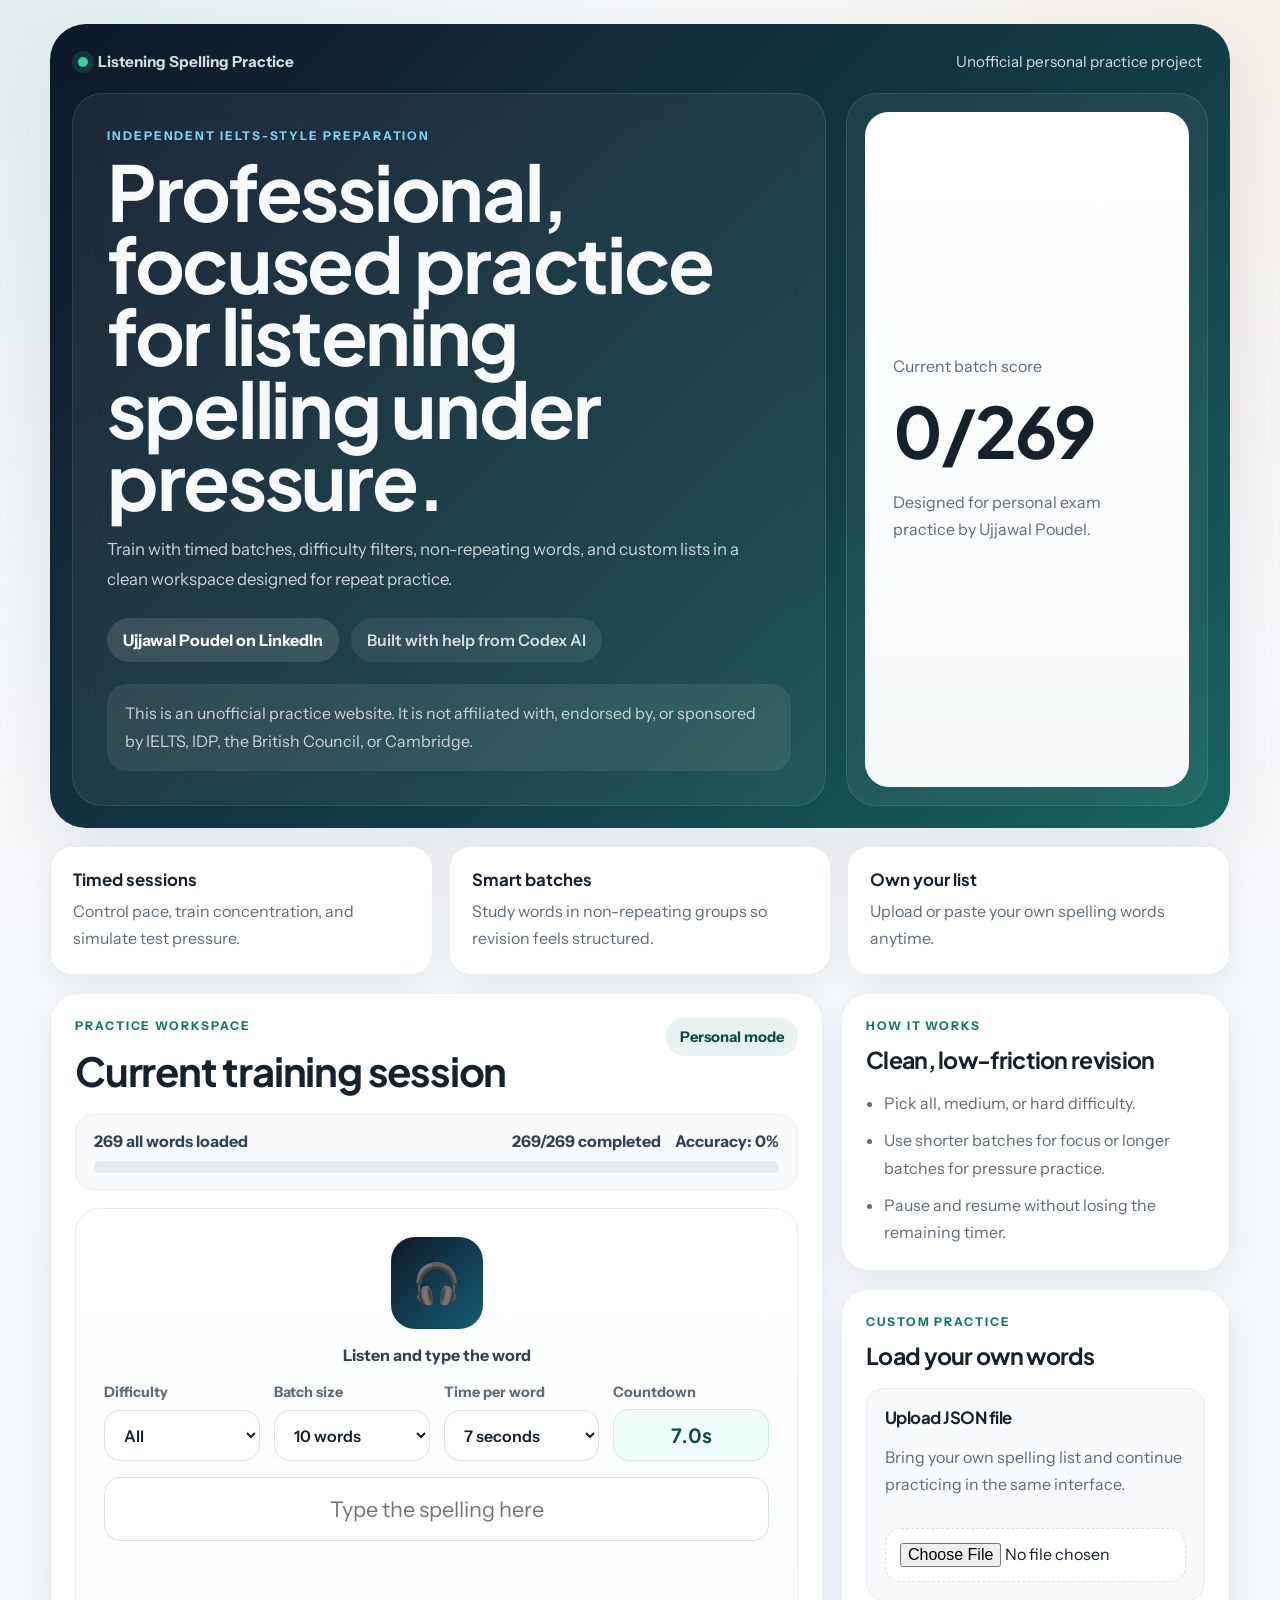
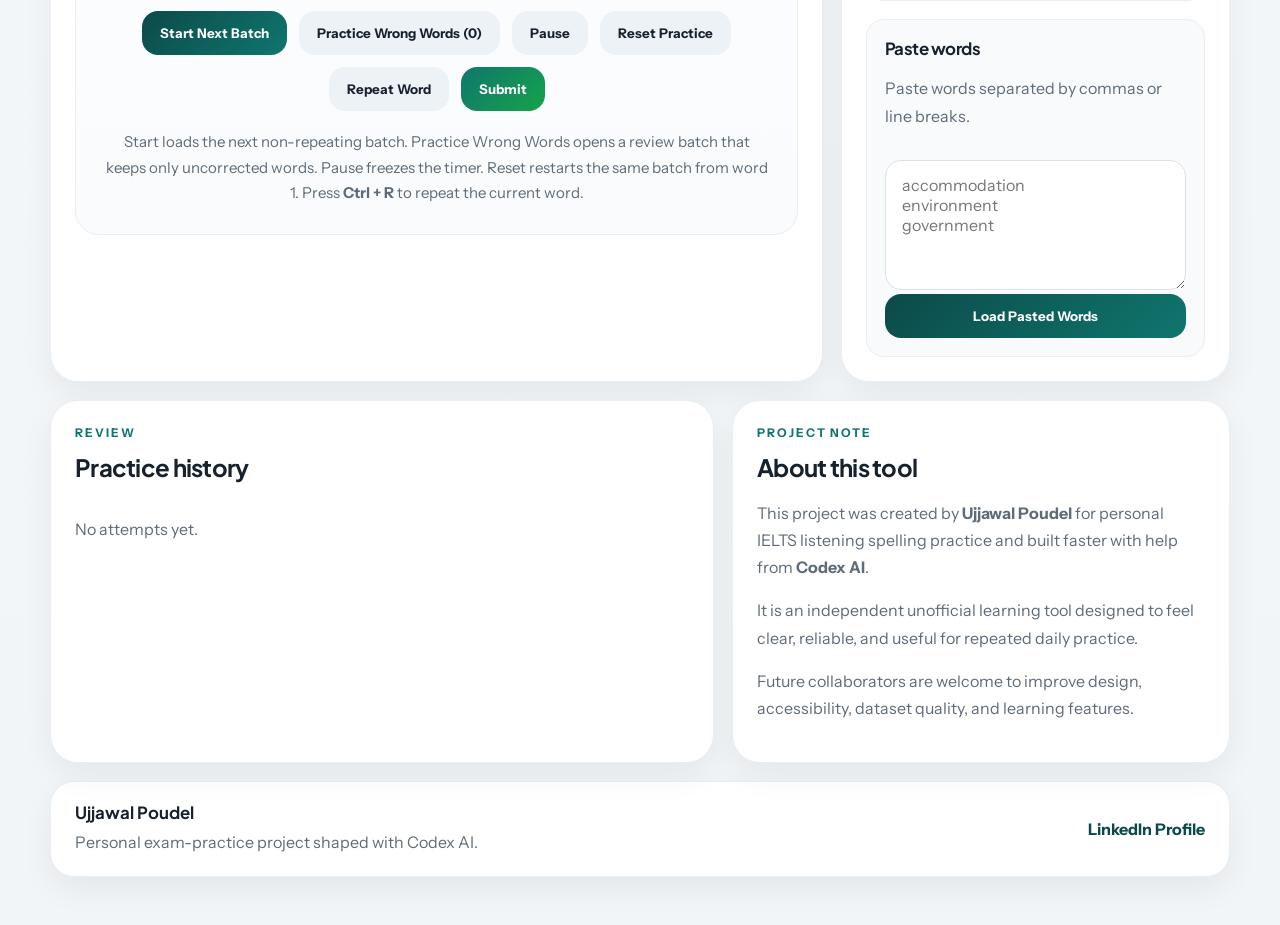
<file: index.html>
<!DOCTYPE html>
<html lang="en">
  <head>
    <meta charset="UTF-8" />
    <meta name="viewport" content="width=device-width, initial-scale=1.0" />
    <title>IELTS Listening Spelling Practice (Unofficial) | Timed Word Trainer</title>
    <meta
      name="description"
      content="Unofficial IELTS listening spelling practice website with timed word batches, medium and hard words, non-repeating practice, pause and reset controls, and custom word lists."
    />
    <meta
      name="robots"
      content="index, follow, max-image-preview:large, max-snippet:-1, max-video-preview:-1"
    />
    <meta
      name="keywords"
      content="IELTS listening spelling practice, IELTS spelling checker, IELTS listening words, IELTS dictation words, hard IELTS listening words, IELTS spelling mistakes, IELTS listening practice website"
    />
    <meta name="author" content="Ujjawal Poudel" />
    <meta name="theme-color" content="#0f766e" />
    <link rel="canonical" href="https://ujjawalpoudel.github.io/ielts-spelling-checker/" />
    <meta property="og:type" content="website" />
    <meta property="og:site_name" content="IELTS Listening Spelling Practice" />
    <meta property="og:title" content="IELTS Listening Spelling Practice (Unofficial) | Timed Word Trainer" />
    <meta
      property="og:description"
      content="Practice IELTS listening spelling with timed batches, difficulty filters, non-repeating words, and custom word lists."
    />
    <meta property="og:url" content="https://ujjawalpoudel.github.io/ielts-spelling-checker/" />
    <meta name="twitter:card" content="summary" />
    <meta name="twitter:title" content="IELTS Listening Spelling Practice (Unofficial)" />
    <meta
      name="twitter:description"
      content="Timed IELTS listening spelling practice with medium and hard words, batch study, and custom lists."
    />
    <link rel="preconnect" href="https://fonts.googleapis.com" />
    <link rel="preconnect" href="https://fonts.gstatic.com" crossorigin />
    <link
      href="https://fonts.googleapis.com/css2?family=Instrument+Sans:wght@400;500;600;700&family=Plus+Jakarta+Sans:wght@500;700;800&display=swap"
      rel="stylesheet"
    />
    <link rel="stylesheet" href="style.css" />
    <script type="application/ld+json">
      {
        "@context": "https://schema.org",
        "@graph": [
          {
            "@type": "WebSite",
            "name": "IELTS Listening Spelling Practice",
            "url": "https://ujjawalpoudel.github.io/ielts-spelling-checker/",
            "description": "Unofficial IELTS listening spelling practice website with timed word batches and custom word lists.",
            "inLanguage": "en",
            "publisher": {
              "@type": "Person",
              "name": "Ujjawal Poudel",
              "url": "https://www.linkedin.com/in/ujjawalpoudel/"
            }
          },
          {
            "@type": "WebPage",
            "name": "IELTS Listening Spelling Practice (Unofficial)",
            "url": "https://ujjawalpoudel.github.io/ielts-spelling-checker/",
            "description": "Practice IELTS listening spelling with timed batches, hard and medium word lists, and non-repeating study mode.",
            "author": {
              "@type": "Person",
              "name": "Ujjawal Poudel",
              "url": "https://www.linkedin.com/in/ujjawalpoudel/"
            }
          }
        ]
      }
    </script>
  </head>
  <body>
    <main class="page">
      <section class="hero-shell">
        <header class="topbar">
          <div class="brand-mark">
            <span class="brand-dot"></span>
            <span class="brand-text">Listening Spelling Practice</span>
          </div>
          <div class="topbar-note">Unofficial personal practice project</div>
        </header>

        <section class="hero-grid">
          <div class="hero-copy">
            <p class="eyebrow">Independent IELTS-style preparation</p>
            <h1>Professional, focused practice for listening spelling under pressure.</h1>
            <p class="hero-text">
              Train with timed batches, difficulty filters, non-repeating words, and custom lists in a clean workspace designed for repeat practice.
            </p>

            <div class="hero-actions">
              <a class="hero-link" href="https://www.linkedin.com/in/ujjawalpoudel/" target="_blank" rel="noreferrer">
                Ujjawal Poudel on LinkedIn
              </a>
              <span class="hero-chip">Built with help from Codex AI</span>
            </div>

            <div class="disclaimer">
              This is an unofficial practice website. It is not affiliated with, endorsed by, or sponsored by IELTS, IDP, the British Council, or Cambridge.
            </div>
          </div>

          <aside class="hero-panel">
            <div class="hero-stat-card">
              <p class="stat-label">Current batch score</p>
              <h2><span id="score">0</span>/<span id="total">0</span></h2>
              <p class="stat-foot">Designed for personal exam practice by Ujjawal Poudel.</p>
            </div>
          </aside>
        </section>
      </section>

      <section class="info-strip">
        <article class="info-card">
          <p class="info-title">Timed sessions</p>
          <p>Control pace, train concentration, and simulate test pressure.</p>
        </article>
        <article class="info-card">
          <p class="info-title">Smart batches</p>
          <p>Study words in non-repeating groups so revision feels structured.</p>
        </article>
        <article class="info-card">
          <p class="info-title">Own your list</p>
          <p>Upload or paste your own spelling words anytime.</p>
        </article>
      </section>

      <section class="main-grid">
        <section class="practice-card">
          <div class="section-head">
            <div>
              <p class="section-kicker">Practice Workspace</p>
              <h2>Current training session</h2>
            </div>
            <div class="session-badge">Personal mode</div>
          </div>

          <div class="progress-card">
            <div class="progress-info">
              <span id="progressText">Ready to start</span>
              <div class="progress-meta">
                <span id="overallProgress">0/0 completed</span>
                <span id="accuracyText">Accuracy: 0%</span>
              </div>
            </div>
            <div class="progress-bar">
              <div id="progressFill"></div>
            </div>
          </div>

          <div class="trainer-card">
            <div id="statusIcon" class="status-icon">🎧</div>
            <label class="question-label" for="answerInput">Listen and type the word</label>

            <div class="control-grid">
              <div class="control-field">
                <label for="difficultySelect">Difficulty</label>
                <select id="difficultySelect">
                  <option value="all" selected>All</option>
                  <option value="easy">Easy</option>
                  <option value="medium">Medium</option>
                  <option value="hard">Hard</option>
                </select>
              </div>

              <div class="control-field">
                <label for="batchSelect">Batch size</label>
                <select id="batchSelect">
                  <option value="5">5 words</option>
                  <option value="10" selected>10 words</option>
                  <option value="20">20 words</option>
                  <option value="30">30 words</option>
                  <option value="40">40 words</option>
                  <option value="50">50 words</option>
                </select>
              </div>

              <div class="control-field">
                <label for="timerSelect">Time per word</label>
                <select id="timerSelect">
                  <option value="5">5 seconds</option>
                  <option value="7" selected>7 seconds</option>
                  <option value="10">10 seconds</option>
                  <option value="15">15 seconds</option>
                </select>
              </div>

              <div class="control-field">
                <span class="timer-label">Countdown</span>
                <div id="timerDisplay" class="timer-display">7.0s</div>
              </div>
            </div>

            <input
              id="answerInput"
              type="text"
              placeholder="Type the spelling here"
              autocomplete="off"
            />

            <div id="feedback" class="feedback" aria-live="polite"></div>

            <div class="button-row">
              <button id="startBtn" class="btn btn-primary">Start Next Batch</button>
              <button id="wrongWordsBtn" class="btn">Practice Wrong Words</button>
              <button id="pauseBtn" class="btn">Pause</button>
              <button id="resetBtn" class="btn">Reset Practice</button>
              <button id="repeatBtn" class="btn">Repeat Word</button>
              <button id="submitBtn" class="btn btn-success">Submit</button>
            </div>

            <p class="helper-text">
              Start loads the next non-repeating batch. Practice Wrong Words opens a review batch that keeps only uncorrected words. Pause freezes the timer. Reset restarts the same batch from word 1. Press <b>Ctrl + R</b> to repeat the current word.
            </p>
          </div>
        </section>

        <aside class="sidebar">
          <section class="side-card">
            <p class="section-kicker">How it works</p>
            <h3>Clean, low-friction revision</h3>
            <ul class="feature-list">
              <li>Pick all, medium, or hard difficulty.</li>
              <li>Use shorter batches for focus or longer batches for pressure practice.</li>
              <li>Pause and resume without losing the remaining timer.</li>
            </ul>
          </section>

          <section class="side-card">
            <p class="section-kicker">Custom practice</p>
            <h3>Load your own words</h3>

            <div class="upload-block">
              <h4>Upload JSON file</h4>
              <p>Bring your own spelling list and continue practicing in the same interface.</p>
              <input id="fileInput" type="file" accept=".json" />
            </div>

            <div class="upload-block">
              <h4>Paste words</h4>
              <p>Paste words separated by commas or line breaks.</p>
              <textarea id="pasteInput" placeholder="accommodation&#10;environment&#10;government"></textarea>
              <button id="loadPasteBtn" class="btn btn-primary btn-block">Load Pasted Words</button>
            </div>
          </section>
        </aside>
      </section>

      <section class="lower-grid">
        <section class="panel-card">
          <div class="section-head">
            <div>
              <p class="section-kicker">Review</p>
              <h3>Practice history</h3>
            </div>
          </div>
          <div id="historyList" class="history-list">
            <p class="empty">No attempts yet.</p>
          </div>
        </section>

        <section class="panel-card">
          <div class="section-head">
            <div>
              <p class="section-kicker">Project note</p>
              <h3>About this tool</h3>
            </div>
          </div>
          <div class="about-copy">
            <p>
              This project was created by <strong>Ujjawal Poudel</strong> for personal IELTS listening spelling practice and built faster with help from <strong>Codex AI</strong>.
            </p>
            <p>
              It is an independent unofficial learning tool designed to feel clear, reliable, and useful for repeated daily practice.
            </p>
            <p>
              Future collaborators are welcome to improve design, accessibility, dataset quality, and learning features.
            </p>
          </div>
        </section>
      </section>

      <footer class="footer">
        <div>
          <p class="footer-name">Ujjawal Poudel</p>
          <p class="footer-text">
            Personal exam-practice project shaped with Codex AI.
          </p>
        </div>
        <a href="https://www.linkedin.com/in/ujjawalpoudel/" target="_blank" rel="noreferrer">
          LinkedIn Profile
        </a>
      </footer>
    </main>

    <script src="app.js"></script>
  </body>
</html>
</file>
<file: style.css>
:root {
  --bg: #f4f6f8;
  --bg-accent: #e8f2f0;
  --surface: #ffffff;
  --surface-soft: #f8fafb;
  --line: #dbe3e8;
  --line-soft: #e9eef2;
  --text: #16212d;
  --muted: #5f6b78;
  --muted-strong: #334155;
  --brand: #0f766e;
  --brand-deep: #0c4a49;
  --accent: #d97706;
  --success: #15803d;
  --danger: #c2410c;
  --shadow-lg: 0 24px 70px rgba(15, 23, 42, 0.08);
  --shadow-md: 0 12px 32px rgba(15, 23, 42, 0.06);
  --radius-xl: 28px;
  --radius-lg: 20px;
  --radius-md: 16px;
}

* {
  box-sizing: border-box;
}

html {
  scroll-behavior: smooth;
}

body {
  margin: 0;
  min-height: 100vh;
  color: var(--text);
  font-family: "Instrument Sans", sans-serif;
  background:
    radial-gradient(circle at top left, rgba(15, 118, 110, 0.08), transparent 28%),
    radial-gradient(circle at top right, rgba(217, 119, 6, 0.08), transparent 24%),
    linear-gradient(180deg, #f7f9fb 0%, #f1f5f7 100%);
}

.page {
  width: min(1180px, calc(100% - 32px));
  margin: 0 auto;
  padding: 24px 0 48px;
}

.hero-shell {
  background: linear-gradient(135deg, #0f172a 0%, #123b46 58%, #17645f 100%);
  border-radius: 36px;
  padding: 22px;
  color: #f8fafc;
  box-shadow: var(--shadow-lg);
}

.topbar {
  display: flex;
  align-items: center;
  justify-content: space-between;
  gap: 16px;
  padding: 6px 6px 22px;
}

.brand-mark {
  display: inline-flex;
  align-items: center;
  gap: 10px;
  font-weight: 700;
}

.brand-dot {
  width: 10px;
  height: 10px;
  border-radius: 50%;
  background: #34d399;
  box-shadow: 0 0 0 6px rgba(52, 211, 153, 0.14);
}

.brand-text,
.topbar-note {
  color: rgba(248, 250, 252, 0.86);
  font-size: 0.95rem;
}

.hero-grid {
  display: grid;
  grid-template-columns: minmax(0, 1.5fr) minmax(280px, 0.72fr);
  gap: 20px;
}

.hero-copy,
.hero-panel {
  background: rgba(255, 255, 255, 0.06);
  border: 1px solid rgba(255, 255, 255, 0.1);
  backdrop-filter: blur(14px);
  border-radius: 30px;
}

.hero-copy {
  padding: 34px;
}

.hero-panel {
  padding: 18px;
}

.eyebrow,
.section-kicker {
  margin: 0 0 12px;
  font-size: 12px;
  letter-spacing: 0.16em;
  text-transform: uppercase;
  font-weight: 700;
}

.eyebrow {
  color: #7dd3fc;
}

h1,
h2,
h3,
h4 {
  margin: 0;
  font-family: "Plus Jakarta Sans", sans-serif;
  letter-spacing: -0.03em;
}

h1 {
  max-width: 12ch;
  font-size: clamp(2.8rem, 6vw, 4.9rem);
  line-height: 0.94;
}

.hero-text {
  max-width: 58ch;
  margin: 18px 0 0;
  color: rgba(248, 250, 252, 0.8);
  font-size: 1.05rem;
  line-height: 1.8;
}

.hero-actions {
  display: flex;
  flex-wrap: wrap;
  gap: 12px;
  margin-top: 24px;
}

.hero-link,
.footer a {
  color: #ffffff;
  text-decoration: none;
  font-weight: 700;
}

.hero-link {
  padding: 12px 16px;
  border-radius: 999px;
  background: rgba(255, 255, 255, 0.12);
}

.hero-chip {
  display: inline-flex;
  align-items: center;
  padding: 12px 16px;
  border-radius: 999px;
  background: rgba(255, 255, 255, 0.08);
  color: rgba(248, 250, 252, 0.82);
  font-weight: 600;
}

.disclaimer {
  margin-top: 22px;
  padding: 16px 18px;
  border-radius: var(--radius-lg);
  background: rgba(255, 255, 255, 0.08);
  color: rgba(248, 250, 252, 0.78);
  line-height: 1.7;
}

.hero-stat-card {
  height: 100%;
  border-radius: 24px;
  background: linear-gradient(180deg, #ffffff 0%, #f7fafb 100%);
  color: var(--text);
  padding: 28px;
  display: flex;
  flex-direction: column;
  justify-content: center;
  box-shadow: inset 0 1px 0 rgba(255, 255, 255, 0.6);
}

.stat-label,
.stat-foot {
  margin: 0;
  color: var(--muted);
}

.hero-stat-card h2 {
  margin-top: 10px;
  font-size: clamp(3rem, 8vw, 4.4rem);
}

.stat-foot {
  margin-top: 14px;
  line-height: 1.7;
}

.info-strip {
  display: grid;
  grid-template-columns: repeat(3, minmax(0, 1fr));
  gap: 16px;
  margin-top: 18px;
}

.info-card,
.practice-card,
.side-card,
.panel-card,
.footer {
  background: var(--surface);
  border: 1px solid var(--line-soft);
  box-shadow: var(--shadow-md);
}

.info-card {
  border-radius: 22px;
  padding: 22px;
}

.info-title {
  margin: 0 0 8px;
  font-family: "Plus Jakarta Sans", sans-serif;
  font-size: 1.05rem;
  font-weight: 700;
}

.info-card p:last-child {
  margin: 0;
  color: var(--muted);
  line-height: 1.7;
}

.main-grid {
  display: grid;
  grid-template-columns: minmax(0, 1.55fr) minmax(280px, 0.78fr);
  gap: 18px;
  margin-top: 18px;
}

.practice-card,
.side-card,
.panel-card {
  border-radius: 28px;
  padding: 24px;
}

.section-head {
  display: flex;
  justify-content: space-between;
  align-items: flex-start;
  gap: 16px;
}

.section-kicker {
  color: var(--brand);
}

.section-head h2 {
  font-size: clamp(1.9rem, 4vw, 2.5rem);
}

.section-head h3 {
  font-size: 1.5rem;
}

.session-badge {
  padding: 10px 14px;
  border-radius: 999px;
  background: var(--bg-accent);
  color: var(--brand-deep);
  font-weight: 700;
  font-size: 0.92rem;
}

.progress-card {
  margin-top: 18px;
  padding: 16px 18px;
  border-radius: 20px;
  background: var(--surface-soft);
  border: 1px solid var(--line-soft);
}

.progress-info {
  display: flex;
  justify-content: space-between;
  gap: 16px;
  margin-bottom: 10px;
  color: var(--muted-strong);
  font-weight: 700;
}

.progress-meta {
  display: flex;
  gap: 14px;
  flex-wrap: wrap;
  justify-content: flex-end;
}

.progress-bar {
  height: 12px;
  overflow: hidden;
  border-radius: 999px;
  background: #e5ebef;
}

#progressFill {
  height: 100%;
  width: 0%;
  background: linear-gradient(90deg, var(--brand-deep), #14b8a6);
  transition: width 0.35s ease;
}

.trainer-card {
  margin-top: 18px;
  padding: 28px;
  border-radius: 24px;
  background: linear-gradient(180deg, #ffffff 0%, #f9fbfc 100%);
  border: 1px solid var(--line-soft);
}

.status-icon {
  width: 92px;
  height: 92px;
  margin: 0 auto 16px;
  display: grid;
  place-items: center;
  border-radius: 24px;
  background: linear-gradient(135deg, #0f172a, #155e75);
  color: white;
  font-size: 2.45rem;
}

.question-label {
  display: block;
  text-align: center;
  color: var(--muted-strong);
  font-weight: 700;
  margin-bottom: 18px;
}

.control-grid {
  display: grid;
  grid-template-columns: repeat(4, minmax(0, 1fr));
  gap: 14px;
}

.control-field {
  display: grid;
  gap: 8px;
}

.control-field label,
.timer-label {
  color: var(--muted);
  font-size: 0.9rem;
  font-weight: 700;
}

select,
input[type="file"],
textarea,
#answerInput {
  width: 100%;
  border: 1px solid var(--line);
  border-radius: 16px;
  background: white;
  color: var(--text);
  font: inherit;
}

select {
  padding: 13px 15px;
  font-weight: 600;
}

.timer-display {
  display: grid;
  place-items: center;
  min-height: 52px;
  border-radius: 16px;
  background: #f0fdfb;
  border: 1px solid #ccebe7;
  color: var(--brand-deep);
  font-family: "Plus Jakarta Sans", sans-serif;
  font-size: 1.22rem;
  font-weight: 700;
}

#answerInput {
  margin-top: 16px;
  padding: 18px 20px;
  text-align: center;
  font-size: clamp(1.1rem, 3vw, 1.35rem);
  transition: border-color 0.18s ease, box-shadow 0.18s ease;
}

#answerInput:focus,
select:focus,
textarea:focus,
input[type="file"]:focus {
  outline: none;
  border-color: #6fbdb5;
  box-shadow: 0 0 0 4px rgba(15, 118, 110, 0.12);
}

.feedback {
  min-height: 34px;
  margin: 18px 0;
  text-align: center;
  font-weight: 800;
  font-size: 1.02rem;
}

.feedback.correct {
  color: var(--success);
}

.feedback.wrong {
  color: var(--danger);
}

.button-row {
  display: flex;
  flex-wrap: wrap;
  gap: 12px;
  justify-content: center;
}

.btn {
  border: 0;
  border-radius: 16px;
  padding: 14px 18px;
  background: #edf2f6;
  color: var(--text);
  cursor: pointer;
  font-family: inherit;
  font-weight: 700;
  transition: transform 0.18s ease, box-shadow 0.18s ease, background 0.18s ease;
}

.btn:hover {
  transform: translateY(-1px);
  box-shadow: 0 10px 24px rgba(15, 23, 42, 0.08);
}

.btn-primary {
  background: linear-gradient(135deg, var(--brand-deep), var(--brand));
  color: #fff;
}

.btn-success {
  background: linear-gradient(135deg, #0f766e, #16a34a);
  color: #fff;
}

.btn-block {
  width: 100%;
}

.helper-text,
.feature-list li,
.upload-block p,
.about-copy p,
.footer-text,
.empty {
  color: var(--muted);
  line-height: 1.7;
}

.helper-text {
  margin: 18px 0 0;
  text-align: center;
  font-size: 0.94rem;
}

.sidebar {
  display: grid;
  gap: 18px;
}

.side-card h3 {
  margin-top: 6px;
  font-size: 1.45rem;
}

.feature-list {
  margin: 16px 0 0;
  padding-left: 18px;
}

.feature-list li + li {
  margin-top: 10px;
}

.upload-block {
  margin-top: 18px;
  padding: 18px;
  border-radius: 18px;
  background: var(--surface-soft);
  border: 1px solid var(--line-soft);
}

.upload-block h4 {
  font-size: 1.05rem;
}

input[type="file"] {
  margin-top: 14px;
  padding: 14px;
  background: white;
  border-style: dashed;
}

textarea {
  margin-top: 14px;
  min-height: 130px;
  resize: vertical;
  padding: 14px 16px;
}

.lower-grid {
  display: grid;
  grid-template-columns: minmax(0, 1.2fr) minmax(0, 0.9fr);
  gap: 18px;
  margin-top: 18px;
}

.history-list {
  display: grid;
  gap: 12px;
  margin-top: 18px;
}

.history-item {
  display: flex;
  justify-content: space-between;
  gap: 12px;
  padding: 16px 18px;
  border-radius: 16px;
  background: var(--surface-soft);
  border: 1px solid var(--line-soft);
  font-weight: 700;
}

.history-item span {
  color: var(--muted);
}

.about-copy {
  margin-top: 18px;
}

.about-copy p + p {
  margin-top: 12px;
}

.footer {
  margin-top: 18px;
  padding: 20px 24px;
  border-radius: 24px;
  display: flex;
  justify-content: space-between;
  align-items: center;
  gap: 16px;
}

.footer-name {
  margin: 0;
  font-family: "Plus Jakarta Sans", sans-serif;
  font-size: 1.05rem;
  font-weight: 700;
}

.footer-text {
  margin: 6px 0 0;
}

.footer a {
  color: var(--brand-deep);
}

.btn:focus-visible,
a:focus-visible,
select:focus-visible,
textarea:focus-visible,
input:focus-visible {
  outline: 3px solid rgba(15, 118, 110, 0.18);
  outline-offset: 3px;
}

@media (max-width: 1080px) {
  .hero-grid,
  .main-grid,
  .lower-grid {
    grid-template-columns: 1fr;
  }
}

@media (max-width: 760px) {
  .page {
    width: min(100% - 20px, 1180px);
    padding-top: 14px;
  }

  .topbar,
  .section-head,
  .footer,
  .progress-info {
    flex-direction: column;
    align-items: flex-start;
  }

  .info-strip,
  .control-grid {
    grid-template-columns: 1fr;
  }

  h1 {
    max-width: none;
    font-size: clamp(2.3rem, 11vw, 3.6rem);
  }
}

@media (max-width: 560px) {
  .hero-shell,
  .practice-card,
  .side-card,
  .panel-card,
  .footer {
    border-radius: 22px;
  }

  .hero-copy,
  .hero-panel,
  .trainer-card,
  .practice-card,
  .side-card,
  .panel-card {
    padding: 20px;
  }

  .button-row .btn {
    width: 100%;
  }

  .status-icon {
    width: 80px;
    height: 80px;
    font-size: 2.1rem;
  }
}
</file>
